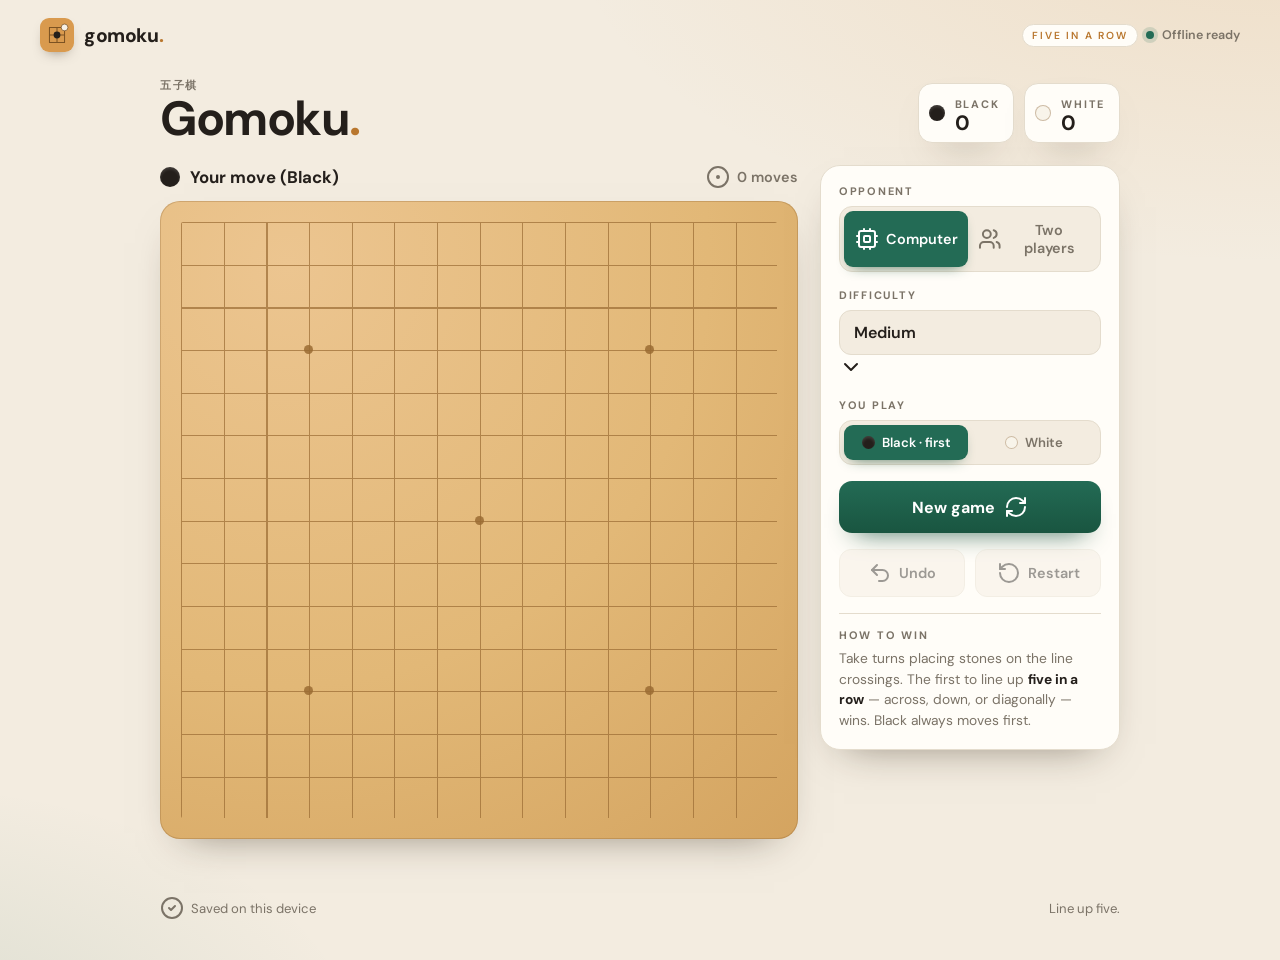
<file: index.html>
<!doctype html>
<html lang="en">
<head>
  <meta charset="utf-8">
  <meta name="viewport" content="width=device-width, initial-scale=1">
  <meta name="theme-color" content="#f3ece0">
  <meta name="description" content="An offline five-in-a-row (Gomoku) game with two-player and single-player computer modes.">
  <title>Gomoku - 五子棋</title>
  <link rel="icon" href="favicon.svg" type="image/svg+xml">
  <link rel="manifest" href="manifest.webmanifest">
  <link rel="apple-touch-icon" href="icons/icon-180.png">
  <meta name="mobile-web-app-capable" content="yes">
  <meta name="apple-mobile-web-app-capable" content="yes">
  <meta name="apple-mobile-web-app-status-bar-style" content="default">
  <meta name="apple-mobile-web-app-title" content="Gomoku">
  <link rel="stylesheet" href="styles.css">
  <script src="game.js" defer></script>
  <script src="ai.js" defer></script>
  <script src="lucide.min.js" defer></script>
  <script src="app.js" defer></script>
  <script>
    if ("serviceWorker" in navigator && location.protocol.startsWith("http")) {
      var hadController = Boolean(navigator.serviceWorker.controller);
      var reloading = false;
      navigator.serviceWorker.addEventListener("controllerchange", function () {
        if (!hadController) { hadController = true; return; }
        if (reloading) return;
        reloading = true;
        window.location.reload();
      });
      window.addEventListener("load", function () {
        navigator.serviceWorker.register("sw.js").then(function (registration) {
          registration.update();
          setInterval(function () { registration.update(); }, 60 * 60 * 1000);
          document.addEventListener("visibilitychange", function () {
            if (!document.hidden) registration.update();
          });
        }).catch(function () {});
      });
    }
  </script>
</head>
<body>
  <header class="site-header">
    <a class="brand" href="./index.html" aria-label="Gomoku home">
      <img src="favicon.svg" width="34" height="34" alt="">
      <span>gomoku<span class="brand-dot">.</span></span>
    </a>
    <div class="header-end"><span class="edition">FIVE IN A ROW</span><span class="offline-dot" aria-hidden="true"></span><span>Offline ready</span></div>
  </header>

  <main>
    <div class="page-heading">
      <div><div class="eyebrow">五子棋</div><h1>Gomoku<span class="title-dot">.</span></h1></div>
      <div class="score-record">
        <div class="score-chip"><span class="disc black" aria-hidden="true"></span><div><span class="eyebrow">BLACK</span><strong id="score-black">0</strong></div></div>
        <div class="score-chip"><span class="disc white" aria-hidden="true"></span><div><span class="eyebrow">WHITE</span><strong id="score-white">0</strong></div></div>
      </div>
    </div>

    <div class="game-layout">
      <section class="board-section" aria-label="Gomoku board">
        <div class="board-topline">
          <div class="turn-label"><span class="disc" id="turn-disc"></span><strong id="turn-text">Black to move</strong></div>
          <div class="move-group"><i data-lucide="circle-dot" aria-hidden="true"></i><span id="move-count">0 moves</span></div>
        </div>
        <div class="board-frame">
          <div id="board" class="board" role="grid" aria-label="15 by 15 Gomoku board">
            <div class="grid" aria-hidden="true"></div>
            <div class="stars" aria-hidden="true"></div>
            <div id="stones" class="stones"></div>
          </div>
          <div id="board-cover" class="board-cover" hidden>
            <div id="cover-icon" class="cover-icon"><i data-lucide="trophy"></i></div>
            <h2 id="cover-title">Black wins</h2>
            <p id="cover-sub">Five in a row.</p>
            <button id="cover-new" class="primary-button">New game <i data-lucide="arrow-right"></i></button>
          </div>
        </div>
        <p id="announcement" class="announcement" role="status" aria-live="polite"></p>
      </section>

      <aside class="controls" aria-label="Game controls">
        <div class="mode-block">
          <span class="eyebrow">OPPONENT</span>
          <div class="mode-switch" role="group" aria-label="Opponent">
            <button id="mode-ai" aria-pressed="true"><i data-lucide="cpu"></i>Computer</button>
            <button id="mode-pvp" aria-pressed="false"><i data-lucide="users"></i>Two players</button>
          </div>
        </div>

        <div id="ai-options" class="ai-options">
          <div class="option-row">
            <span class="eyebrow">DIFFICULTY</span>
            <div class="difficulty-wrap">
              <select id="difficulty">
                <option value="easy">Easy</option>
                <option value="medium" selected>Medium</option>
                <option value="hard">Hard</option>
              </select>
              <i data-lucide="chevron-down" aria-hidden="true"></i>
            </div>
          </div>
          <div class="option-row">
            <span class="eyebrow">YOU PLAY</span>
            <div class="mode-switch small" role="group" aria-label="Your stone">
              <button id="play-black" aria-pressed="true"><span class="disc black"></span>Black · first</button>
              <button id="play-white" aria-pressed="false"><span class="disc white"></span>White</button>
            </div>
          </div>
        </div>

        <button id="new-game" class="primary-button">New game <i data-lucide="refresh-cw"></i></button>

        <div class="tools" role="group" aria-label="Game tools">
          <button id="undo" class="tool-button" title="Undo last move" aria-label="Undo"><i data-lucide="undo-2"></i><span>Undo</span></button>
          <button id="restart" class="tool-button" title="Restart this game" aria-label="Restart"><i data-lucide="rotate-ccw"></i><span>Restart</span></button>
        </div>

        <section class="how-to" aria-label="How to play">
          <span class="eyebrow">HOW TO WIN</span>
          <p>Take turns placing stones on the line crossings. The first to line up <strong>five in a row</strong> — across, down, or diagonally — wins. Black always moves first.</p>
        </section>
      </aside>
    </div>
    <footer><span><i data-lucide="circle-check" aria-hidden="true"></i><span id="save-status">Saved on this device</span></span><span>Line up five.</span></footer>
  </main>
</body>
</html>
</file>
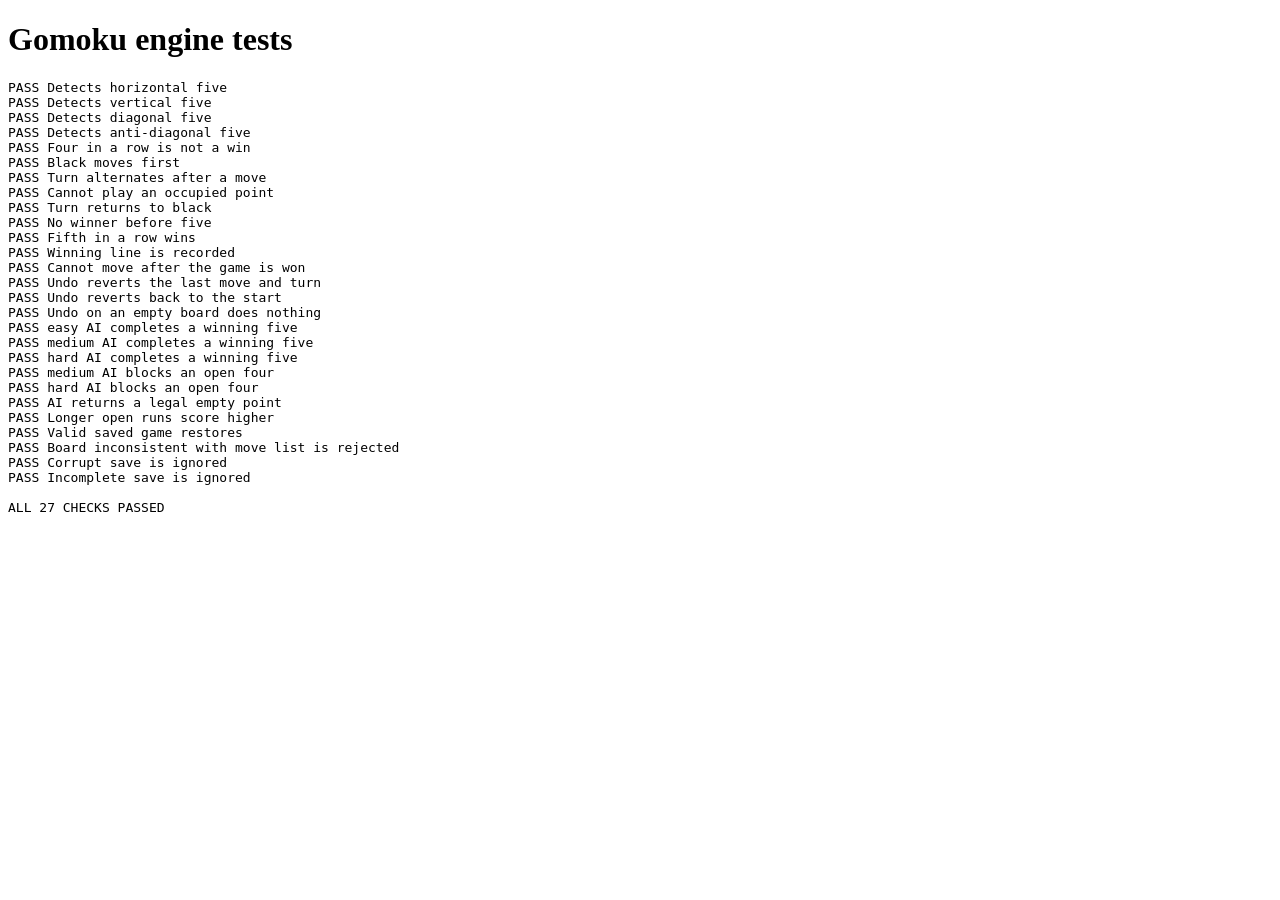
<file: tests.html>
<!doctype html>
<html lang="en">
<head><meta charset="utf-8"><meta name="viewport" content="width=device-width, initial-scale=1"><title>Gomoku tests</title></head>
<body>
  <h1>Gomoku engine tests</h1>
  <pre id="results">Running...</pre>
  <script src="game.js"></script>
  <script src="ai.js"></script>
  <script src="tests.js"></script>
</body>
</html>
</file>
<file: styles.css>
@font-face {
  font-family: "DM Sans";
  src: url("dm-sans.woff2") format("woff2");
  font-weight: 100 1000;
  font-display: swap;
  font-style: normal;
}

:root {
  --paper: #f3ece0;
  --card: #fffdf8;
  --ink: #241f1b;
  --muted: #7b7367;
  --line: #e4dccd;
  --green: #236b55;
  --green-dark: #195540;
  --amber: #d99a4e;
  --amber-dark: #b9772e;
  --wood: #e2b877;
  --wood-line: #9a6b33;
  --coral: #e8a18a;
  --black-stone: #241f1b;
  --white-stone: #f8f4ea;
  --shadow: 0 18px 40px -24px rgba(44, 32, 16, 0.55);
  --radius: 20px;
}

* { box-sizing: border-box; }

html { -webkit-text-size-adjust: 100%; }

body {
  margin: 0;
  min-height: 100vh;
  font-family: "DM Sans", system-ui, -apple-system, "Segoe UI", sans-serif;
  color: var(--ink);
  background:
    radial-gradient(1200px 600px at 100% -10%, rgba(217, 154, 78, 0.18), transparent 60%),
    radial-gradient(900px 500px at -10% 110%, rgba(35, 107, 85, 0.12), transparent 55%),
    var(--paper);
  -webkit-font-smoothing: antialiased;
}

.eyebrow {
  font-size: 0.68rem;
  font-weight: 700;
  letter-spacing: 0.16em;
  color: var(--muted);
  text-transform: uppercase;
}

.site-header {
  display: flex;
  align-items: center;
  justify-content: space-between;
  padding: 18px clamp(16px, 4vw, 40px);
  gap: 16px;
}

.brand {
  display: inline-flex;
  align-items: center;
  gap: 10px;
  font-weight: 800;
  font-size: 1.2rem;
  letter-spacing: -0.02em;
  color: var(--ink);
  text-decoration: none;
}
.brand img { border-radius: 9px; box-shadow: 0 6px 14px -8px rgba(44, 32, 16, 0.7); }
.brand-dot, .title-dot { color: var(--amber-dark); }

.header-end {
  display: inline-flex;
  align-items: center;
  gap: 8px;
  font-size: 0.78rem;
  font-weight: 600;
  color: var(--muted);
}
.edition {
  font-size: 0.64rem;
  letter-spacing: 0.18em;
  padding: 4px 9px;
  border: 1px solid var(--line);
  border-radius: 999px;
  color: var(--amber-dark);
  background: var(--card);
}
.offline-dot {
  width: 8px; height: 8px; border-radius: 50%;
  background: var(--green);
  box-shadow: 0 0 0 4px rgba(35, 107, 85, 0.16);
}

main {
  width: min(1040px, 100%);
  margin: 0 auto;
  padding: 8px clamp(16px, 4vw, 40px) 40px;
}

.page-heading {
  display: flex;
  align-items: flex-end;
  justify-content: space-between;
  gap: 20px;
  flex-wrap: wrap;
  margin-bottom: 22px;
}
.page-heading h1 {
  margin: 2px 0 0;
  font-size: clamp(2.1rem, 6vw, 3rem);
  letter-spacing: -0.03em;
  line-height: 1;
}

.score-record { display: inline-flex; gap: 10px; }
.score-chip {
  display: inline-flex;
  align-items: center;
  gap: 10px;
  background: var(--card);
  border: 1px solid var(--line);
  border-radius: 14px;
  padding: 8px 14px 8px 10px;
  box-shadow: var(--shadow);
}
.score-chip strong { display: block; font-size: 1.3rem; line-height: 1; }

.disc {
  width: 16px; height: 16px; border-radius: 50%;
  display: inline-block; flex: none;
  background: var(--black-stone);
  box-shadow: inset 0 2px 3px rgba(255,255,255,0.14);
}
.disc.white {
  background: var(--white-stone);
  box-shadow: inset 0 0 0 1px rgba(124, 82, 34, 0.35);
}

.game-layout {
  display: grid;
  grid-template-columns: minmax(0, 1fr) 300px;
  gap: 22px;
  align-items: start;
}

.board-section { min-width: 0; }
.board-topline {
  display: flex;
  align-items: center;
  justify-content: space-between;
  margin-bottom: 12px;
  gap: 12px;
}
.turn-label { display: inline-flex; align-items: center; gap: 10px; font-size: 1.05rem; }
.turn-label .disc { width: 20px; height: 20px; }
.move-group {
  display: inline-flex; align-items: center; gap: 7px;
  font-weight: 600; color: var(--muted); font-size: 0.9rem;
}
.move-group i { width: 17px; height: 17px; }

.board-frame { position: relative; }

.board {
  position: relative;
  width: 100%;
  aspect-ratio: 1 / 1;
  border-radius: var(--radius);
  background:
    radial-gradient(120% 120% at 20% 10%, #ecc590, var(--wood) 55%, #d4a460 100%);
  box-shadow: var(--shadow), inset 0 0 0 1px rgba(124, 82, 34, 0.25);
  padding: calc(100% / 30);
  touch-action: manipulation;
}

/* 14 gaps between 15 lines -> each cell is 100%/14 of the inner area. */
.grid {
  position: absolute;
  inset: calc(100% / 30);
  background-image:
    repeating-linear-gradient(to right, var(--wood-line) 0 1.2px, transparent 1.2px calc(100% / 14)),
    repeating-linear-gradient(to bottom, var(--wood-line) 0 1.2px, transparent 1.2px calc(100% / 14));
  background-size: calc(100% + 1.2px) calc(100% + 1.2px);
  opacity: 0.7;
  border-radius: 2px;
}

.stars { position: absolute; inset: calc(100% / 30); pointer-events: none; }
.star {
  position: absolute;
  width: 9px; height: 9px;
  margin: -4.5px 0 0 -4.5px;
  border-radius: 50%;
  background: var(--wood-line);
  opacity: 0.85;
}

.stones { position: absolute; inset: calc(100% / 30); }
.point {
  position: absolute;
  width: calc(100% / 14 * 0.92);
  height: calc(100% / 14 * 0.92);
  transform: translate(-50%, -50%);
  border: none;
  background: transparent;
  padding: 0;
  margin: 0;
  cursor: pointer;
  border-radius: 50%;
  display: grid;
  place-items: center;
  -webkit-tap-highlight-color: transparent;
}
.point::after {
  content: "";
  width: 86%;
  height: 86%;
  border-radius: 50%;
  transform: scale(0);
  transition: transform 0.12s ease;
}
.point[data-stone="1"]::after {
  transform: scale(1);
  background: radial-gradient(circle at 34% 30%, #4a443d, var(--black-stone) 70%);
  box-shadow: 0 2px 5px -1px rgba(20, 14, 6, 0.6), inset 0 1px 2px rgba(255,255,255,0.2);
}
.point[data-stone="2"]::after {
  transform: scale(1);
  background: radial-gradient(circle at 34% 30%, #ffffff, var(--white-stone) 72%);
  box-shadow: 0 2px 5px -1px rgba(20, 14, 6, 0.4), inset 0 0 0 1px rgba(124, 82, 34, 0.25);
}
@media (hover: hover) {
  .point:not([data-stone]):hover::after {
    transform: scale(0.82);
    background: rgba(36, 31, 27, 0.16);
  }
  .board[data-turn="2"] .point:not([data-stone]):hover::after {
    background: rgba(248, 244, 234, 0.6);
  }
}
.point:focus-visible { outline: 3px solid var(--green); outline-offset: -2px; border-radius: 50%; }

.point.last::before {
  content: "";
  position: absolute;
  width: 32%; height: 32%;
  border-radius: 50%;
  z-index: 2;
  background: var(--coral);
  box-shadow: 0 0 0 2px rgba(255,255,255,0.35);
}
.point.win::after {
  box-shadow: 0 0 0 3px var(--green), 0 2px 6px -1px rgba(20, 14, 6, 0.5);
}

.board-cover {
  position: absolute;
  inset: 0;
  border-radius: var(--radius);
  background: rgba(36, 31, 27, 0.6);
  backdrop-filter: blur(3px);
  display: grid;
  place-content: center;
  justify-items: center;
  gap: 10px;
  text-align: center;
  color: #fff;
  padding: 24px;
  z-index: 5;
}
.board-cover[hidden] { display: none; }
.board-cover h2 { margin: 0; font-size: 1.7rem; letter-spacing: -0.02em; }
.board-cover p { margin: 0; color: rgba(255,255,255,0.82); }
.cover-icon {
  width: 60px; height: 60px; border-radius: 18px;
  display: grid; place-items: center;
  background: var(--amber); color: #3a2710;
}
.cover-icon i { width: 32px; height: 32px; }
.cover-icon.draw { background: #cdbfa6; }

.announcement {
  margin: 12px 2px 0;
  min-height: 1.2em;
  font-weight: 600;
  color: var(--green-dark);
}

.controls {
  display: flex;
  flex-direction: column;
  gap: 16px;
  background: var(--card);
  border: 1px solid var(--line);
  border-radius: var(--radius);
  padding: 18px;
  box-shadow: var(--shadow);
  position: sticky;
  top: 16px;
}
.mode-block { display: flex; flex-direction: column; gap: 8px; }

.mode-switch {
  display: grid;
  grid-template-columns: 1fr 1fr;
  gap: 4px;
  background: var(--paper);
  border: 1px solid var(--line);
  border-radius: 13px;
  padding: 4px;
}
.mode-switch button {
  display: inline-flex;
  align-items: center;
  justify-content: center;
  gap: 7px;
  border: none;
  background: transparent;
  border-radius: 9px;
  padding: 10px 6px;
  font: inherit;
  font-weight: 600;
  font-size: 0.9rem;
  color: var(--muted);
  cursor: pointer;
  transition: background 0.15s, color 0.15s;
}
.mode-switch button i { width: 17px; height: 17px; }
.mode-switch button .disc { width: 13px; height: 13px; }
.mode-switch button[aria-pressed="true"] {
  background: var(--green);
  color: #fff;
  box-shadow: 0 6px 14px -8px rgba(25, 85, 64, 0.9);
}
.mode-switch.small button { padding: 9px 4px; font-size: 0.82rem; }

.ai-options { display: flex; flex-direction: column; gap: 14px; }
.ai-options[hidden] { display: none; }
.option-row { display: flex; flex-direction: column; gap: 8px; }

.difficulty-wrap { position: relative; }
.difficulty-wrap i {
  position: absolute;
  right: 12px; top: 50%;
  transform: translateY(-50%);
  width: 16px; height: 16px;
  color: var(--muted);
  pointer-events: none;
}
#difficulty {
  width: 100%;
  appearance: none;
  -webkit-appearance: none;
  font: inherit;
  font-weight: 600;
  padding: 11px 36px 11px 14px;
  border-radius: 12px;
  border: 1px solid var(--line);
  background: var(--paper);
  color: var(--ink);
  cursor: pointer;
}
#difficulty:focus-visible { outline: 3px solid var(--green); outline-offset: 2px; }

.primary-button {
  display: inline-flex;
  align-items: center;
  justify-content: center;
  gap: 9px;
  border: none;
  border-radius: 13px;
  padding: 14px 18px;
  font: inherit;
  font-weight: 700;
  font-size: 1rem;
  color: #fff;
  background: linear-gradient(180deg, var(--green), var(--green-dark));
  cursor: pointer;
  box-shadow: 0 14px 26px -16px rgba(25, 85, 64, 0.95);
  transition: transform 0.08s ease, box-shadow 0.15s;
}
.primary-button i { width: 18px; height: 18px; }
.primary-button:active { transform: translateY(1px); }
.primary-button:focus-visible { outline: 3px solid var(--green-dark); outline-offset: 2px; }

.tools { display: grid; grid-template-columns: 1fr 1fr; gap: 10px; }
.tool-button {
  display: inline-flex;
  align-items: center;
  justify-content: center;
  gap: 7px;
  border: 1px solid var(--line);
  border-radius: 12px;
  padding: 11px 8px;
  font: inherit;
  font-weight: 600;
  font-size: 0.9rem;
  color: var(--ink);
  background: var(--paper);
  cursor: pointer;
  transition: background 0.15s, border-color 0.15s;
}
.tool-button i { width: 17px; height: 17px; }
.tool-button:hover { background: #efe7d7; }
.tool-button:disabled { opacity: 0.45; cursor: not-allowed; }
.tool-button:focus-visible { outline: 3px solid var(--green); outline-offset: 2px; }

.how-to {
  display: flex;
  flex-direction: column;
  gap: 6px;
  border-top: 1px solid var(--line);
  padding-top: 14px;
}
.how-to p { margin: 0; font-size: 0.86rem; line-height: 1.5; color: var(--muted); }
.how-to strong { color: var(--ink); }

footer {
  display: flex;
  align-items: center;
  justify-content: space-between;
  gap: 12px;
  flex-wrap: wrap;
  margin-top: 26px;
  font-size: 0.82rem;
  color: var(--muted);
}
footer span { display: inline-flex; align-items: center; gap: 7px; }
footer i { width: 15px; height: 15px; color: var(--green); }

.thinking .turn-label strong::after {
  content: " · thinking…";
  color: var(--amber-dark);
  font-weight: 600;
}

@media (max-width: 860px) {
  .game-layout { grid-template-columns: 1fr; }
  .controls { position: static; }
  .board { max-width: 520px; margin: 0 auto; }
  .board-topline { max-width: 520px; margin-left: auto; margin-right: auto; }
}

@media (max-width: 420px) {
  .header-end .edition { display: none; }
  .page-heading { margin-bottom: 16px; }
  .score-chip { padding: 7px 11px 7px 9px; }
  .controls { padding: 15px; }
}

@media (prefers-reduced-motion: reduce) {
  * { transition: none !important; }
}
</file>
